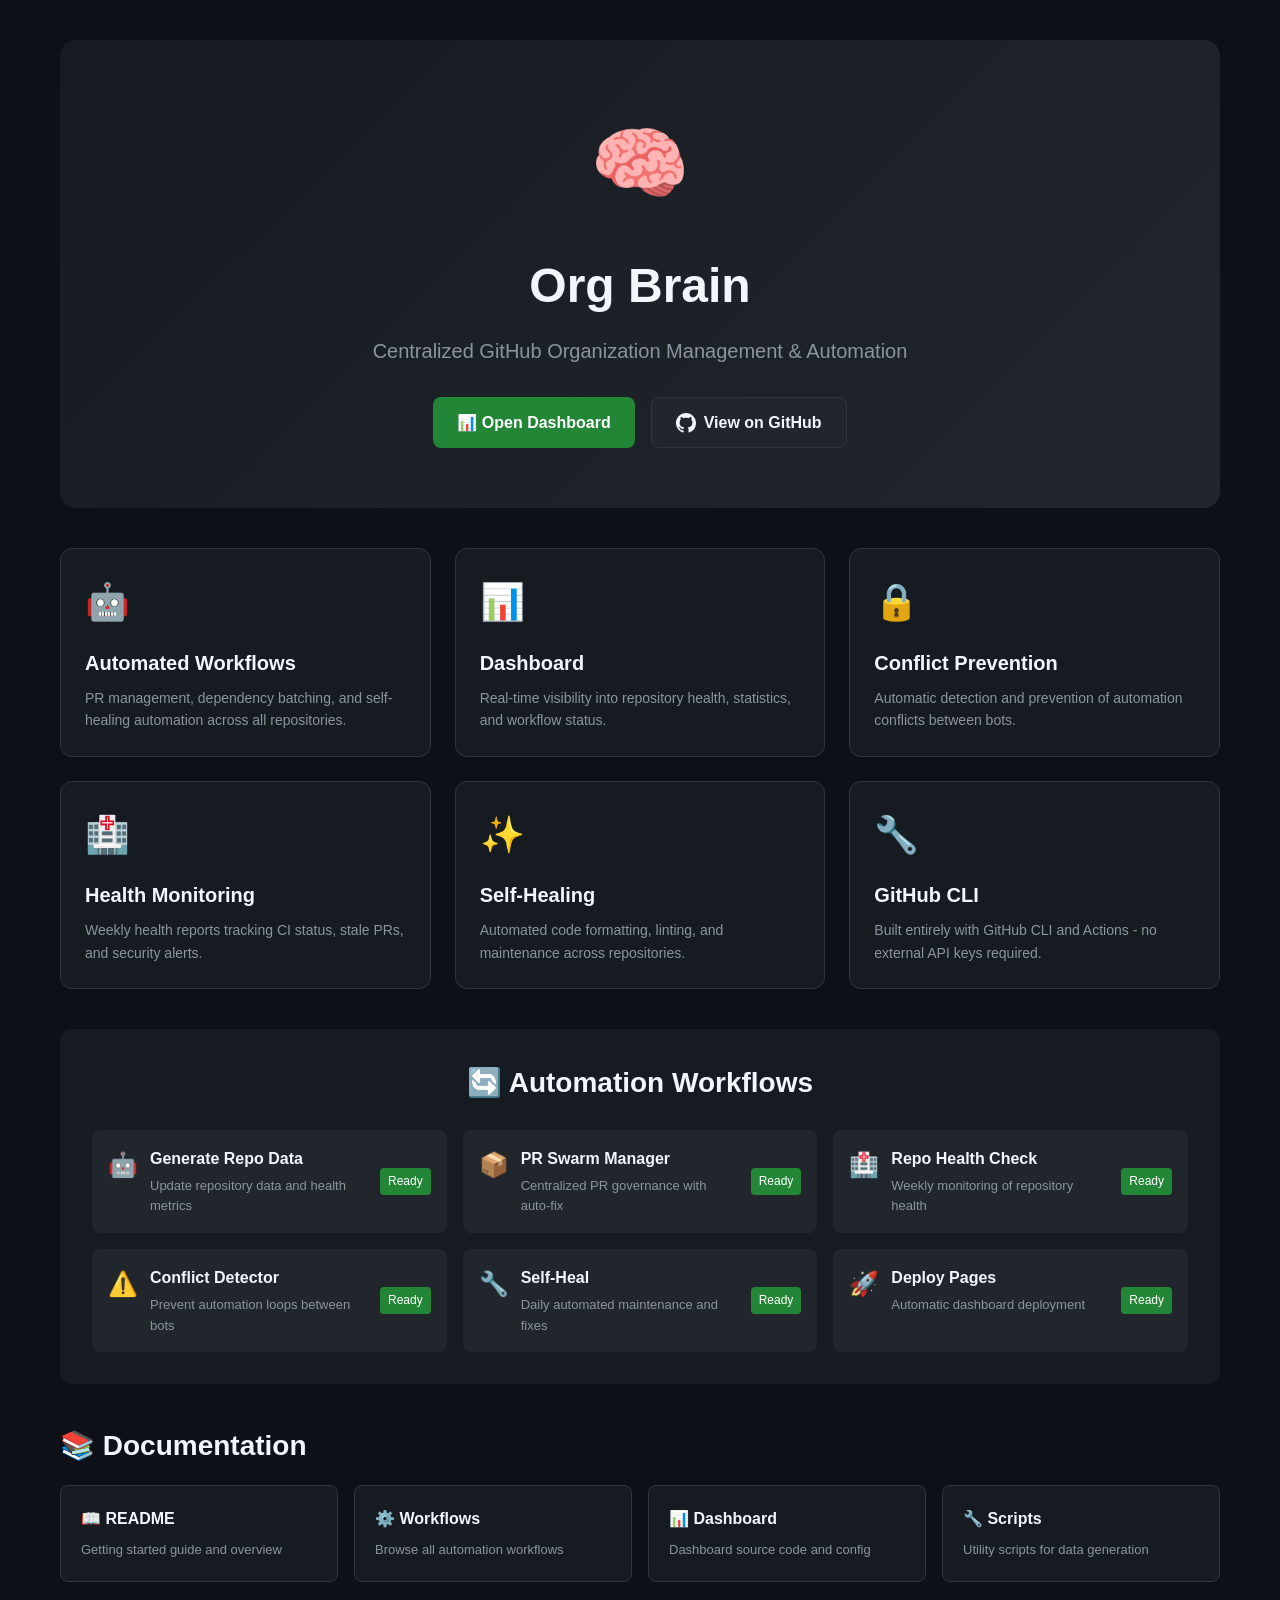
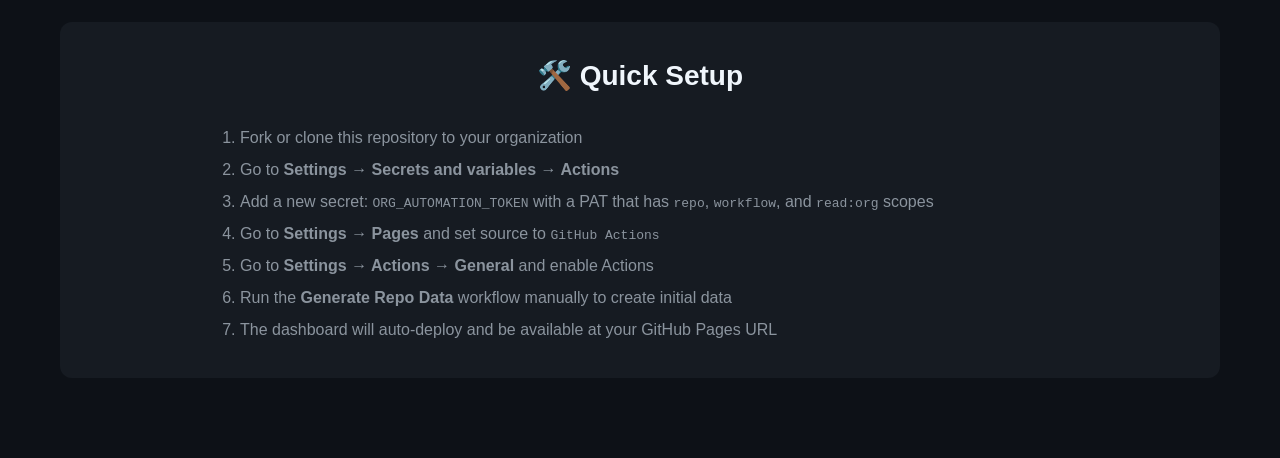
<file: docs/index.html>
<!DOCTYPE html>
<html lang="en">
<head>
    <!--
    =============================================================================
    ORG BRAIN - GitHub Pages Entry Point
    =============================================================================

    This is the main entry point for the Org Brain GitHub Pages site.
    It redirects to the dashboard and provides documentation links.

    =============================================================================
    -->

    <meta charset="UTF-8">
    <meta name="viewport" content="width=device-width, initial-scale=1.0">
    <meta name="description" content="Org Brain - Centralized GitHub Organization Management">
    <meta name="theme-color" content="#0d1117">

    <title>Org Brain - Organization Management</title>

    <!-- Favicon -->
    <link rel="icon" type="image/svg+xml" href="data:image/svg+xml,<svg xmlns='http://www.w3.org/2000/svg' viewBox='0 0 100 100'><text y='.9em' font-size='90'>🧠</text></svg>">

    <style>
        :root {
            --color-bg-primary: #0d1117;
            --color-bg-secondary: #161b22;
            --color-bg-tertiary: #21262d;
            --color-text-primary: #f0f6fc;
            --color-text-secondary: #8b949e;
            --color-accent: #58a6ff;
            --color-success: #238636;
            --color-border: #30363d;
        }

        * {
            margin: 0;
            padding: 0;
            box-sizing: border-box;
        }

        body {
            font-family: -apple-system, BlinkMacSystemFont, 'Segoe UI', 'Noto Sans', Helvetica, Arial, sans-serif;
            background-color: var(--color-bg-primary);
            color: var(--color-text-primary);
            line-height: 1.6;
            min-height: 100vh;
        }

        .container {
            max-width: 1200px;
            margin: 0 auto;
            padding: 40px 20px;
        }

        .hero {
            text-align: center;
            padding: 60px 20px;
            background: linear-gradient(135deg, var(--color-bg-secondary) 0%, var(--color-bg-tertiary) 100%);
            border-radius: 16px;
            margin-bottom: 40px;
        }

        .hero-logo {
            font-size: 80px;
            margin-bottom: 20px;
        }

        .hero h1 {
            font-size: 48px;
            font-weight: 700;
            margin-bottom: 10px;
        }

        .hero p {
            font-size: 20px;
            color: var(--color-text-secondary);
            max-width: 600px;
            margin: 0 auto;
        }

        .cta-buttons {
            display: flex;
            gap: 16px;
            justify-content: center;
            margin-top: 30px;
            flex-wrap: wrap;
        }

        .btn {
            display: inline-flex;
            align-items: center;
            gap: 8px;
            padding: 12px 24px;
            border-radius: 8px;
            font-size: 16px;
            font-weight: 600;
            text-decoration: none;
            transition: all 0.2s ease;
        }

        .btn-primary {
            background-color: var(--color-success);
            color: white;
        }

        .btn-primary:hover {
            background-color: #2ea043;
            transform: translateY(-2px);
        }

        .btn-secondary {
            background-color: var(--color-bg-tertiary);
            color: var(--color-text-primary);
            border: 1px solid var(--color-border);
        }

        .btn-secondary:hover {
            background-color: var(--color-bg-secondary);
            border-color: var(--color-accent);
            transform: translateY(-2px);
        }

        .features {
            display: grid;
            grid-template-columns: repeat(auto-fit, minmax(300px, 1fr));
            gap: 24px;
            margin-bottom: 40px;
        }

        .feature-card {
            background-color: var(--color-bg-card, var(--color-bg-secondary));
            border: 1px solid var(--color-border);
            border-radius: 12px;
            padding: 24px;
            transition: transform 0.2s ease, box-shadow 0.2s ease;
        }

        .feature-card:hover {
            transform: translateY(-4px);
            box-shadow: 0 10px 30px rgba(0, 0, 0, 0.3);
        }

        .feature-icon {
            font-size: 36px;
            margin-bottom: 16px;
        }

        .feature-card h3 {
            font-size: 20px;
            margin-bottom: 8px;
        }

        .feature-card p {
            color: var(--color-text-secondary);
            font-size: 14px;
        }

        .workflows {
            background-color: var(--color-bg-secondary);
            border-radius: 12px;
            padding: 32px;
            margin-bottom: 40px;
        }

        .workflows h2 {
            font-size: 28px;
            margin-bottom: 24px;
            text-align: center;
        }

        .workflow-list {
            display: grid;
            grid-template-columns: repeat(auto-fit, minmax(280px, 1fr));
            gap: 16px;
        }

        .workflow-item {
            display: flex;
            align-items: flex-start;
            gap: 12px;
            padding: 16px;
            background-color: var(--color-bg-tertiary);
            border-radius: 8px;
            transition: all 0.2s ease;
            cursor: pointer;
        }

        .workflow-item.actionable:hover {
            background-color: var(--color-bg-secondary);
            transform: translateY(-2px);
            box-shadow: 0 4px 12px rgba(0, 0, 0, 0.15);
        }

        .workflow-item.actionable:active {
            transform: translateY(0);
        }

        .workflow-status {
            margin-left: auto;
            padding: 4px 8px;
            border-radius: 4px;
            font-size: 12px;
            font-weight: 500;
            background-color: var(--color-success);
            color: white;
            align-self: center;
        }

        .workflow-status.running {
            background-color: var(--color-accent);
        }

        .workflow-status.error {
            background-color: var(--color-critical, #ef4444);
        }

        .workflow-icon {
            font-size: 24px;
            flex-shrink: 0;
        }

        .workflow-info h4 {
            font-size: 16px;
            margin-bottom: 4px;
        }

        .workflow-info p {
            font-size: 13px;
            color: var(--color-text-secondary);
        }

        .docs-section {
            margin-bottom: 40px;
        }

        .docs-section h2 {
            font-size: 28px;
            margin-bottom: 16px;
        }

        .docs-grid {
            display: grid;
            grid-template-columns: repeat(auto-fit, minmax(250px, 1fr));
            gap: 16px;
        }

        .doc-link {
            display: block;
            padding: 20px;
            background-color: var(--color-bg-secondary);
            border: 1px solid var(--color-border);
            border-radius: 8px;
            text-decoration: none;
            color: var(--color-text-primary);
            transition: all 0.2s ease;
        }

        .doc-link:hover {
            border-color: var(--color-accent);
            background-color: var(--color-bg-tertiary);
        }

        .doc-link h4 {
            font-size: 16px;
            margin-bottom: 8px;
        }

        .doc-link p {
            font-size: 13px;
            color: var(--color-text-secondary);
        }

        footer {
            text-align: center;
            padding: 40px 20px;
            border-top: 1px solid var(--color-border);
            color: var(--color-text-secondary);
        }

        footer a {
            color: var(--color-accent);
            text-decoration: none;
        }

        footer a:hover {
            text-decoration: underline;
        }

        @media (max-width: 768px) {
            .hero h1 {
                font-size: 32px;
            }

            .hero p {
                font-size: 16px;
            }

            .cta-buttons {
                flex-direction: column;
                align-items: center;
            }
        }
    </style>
</head>
<body>
    <div class="container">
        <!-- Hero Section -->
        <section class="hero">
            <div class="hero-logo">🧠</div>
            <h1>Org Brain</h1>
            <p>Centralized GitHub Organization Management & Automation</p>
            <div class="cta-buttons">
                <a href="dashboard/index.html" class="btn btn-primary">
                    📊 Open Dashboard
                </a>
                <a href="https://github.com/940smiley/Org-Brain" class="btn btn-secondary" target="_blank" rel="noopener">
                    <svg width="20" height="20" viewBox="0 0 24 24" fill="currentColor">
                        <path d="M12 0C5.37 0 0 5.37 0 12c0 5.31 3.435 9.795 8.205 11.385.6.105.825-.255.825-.57 0-.285-.015-1.23-.015-2.235-3.015.555-3.795-.735-4.035-1.41-.135-.345-.72-1.41-1.23-1.695-.42-.225-1.02-.78-.015-.795.945-.015 1.62.87 1.845 1.23 1.08 1.815 2.805 1.305 3.495.99.105-.78.42-1.305.765-1.605-2.67-.3-5.46-1.335-5.46-5.925 0-1.305.465-2.385 1.23-3.225-.12-.3-.54-1.53.12-3.18 0 0 1.005-.315 3.3 1.23.96-.27 1.98-.405 3-.405s2.04.135 3 .405c2.295-1.56 3.3-1.23 3.3-1.23.66 1.65.24 2.88.12 3.18.765.84 1.23 1.905 1.23 3.225 0 4.605-2.805 5.625-5.475 5.925.435.375.81 1.095.81 2.22 0 1.605-.015 2.895-.015 3.3 0 .315.225.69.825.57A12.02 12.02 0 0024 12c0-6.63-5.37-12-12-12z"/>
                    </svg>
                    View on GitHub
                </a>
            </div>
        </section>

        <!-- Features Section -->
        <section class="features">
            <div class="feature-card">
                <div class="feature-icon">🤖</div>
                <h3>Automated Workflows</h3>
                <p>PR management, dependency batching, and self-healing automation across all repositories.</p>
            </div>
            <div class="feature-card">
                <div class="feature-icon">📊</div>
                <h3>Dashboard</h3>
                <p>Real-time visibility into repository health, statistics, and workflow status.</p>
            </div>
            <div class="feature-card">
                <div class="feature-icon">🔒</div>
                <h3>Conflict Prevention</h3>
                <p>Automatic detection and prevention of automation conflicts between bots.</p>
            </div>
            <div class="feature-card">
                <div class="feature-icon">🏥</div>
                <h3>Health Monitoring</h3>
                <p>Weekly health reports tracking CI status, stale PRs, and security alerts.</p>
            </div>
            <div class="feature-card">
                <div class="feature-icon">✨</div>
                <h3>Self-Healing</h3>
                <p>Automated code formatting, linting, and maintenance across repositories.</p>
            </div>
            <div class="feature-card">
                <div class="feature-icon">🔧</div>
                <h3>GitHub CLI</h3>
                <p>Built entirely with GitHub CLI and Actions - no external API keys required.</p>
            </div>
        </section>

        <!-- Workflows Section -->
        <section class="workflows">
            <h2>🔄 Automation Workflows</h2>
            <div class="workflow-list">
                <div class="workflow-item actionable" onclick="triggerWorkflow('generate-repo-data')">
                    <div class="workflow-icon">🤖</div>
                    <div class="workflow-info">
                        <h4>Generate Repo Data</h4>
                        <p>Update repository data and health metrics</p>
                    </div>
                    <div class="workflow-status" id="status-generate-repo-data">Ready</div>
                </div>
                <div class="workflow-item actionable" onclick="triggerWorkflow('org-pr-swarm-manager')">
                    <div class="workflow-icon">📦</div>
                    <div class="workflow-info">
                        <h4>PR Swarm Manager</h4>
                        <p>Centralized PR governance with auto-fix</p>
                    </div>
                    <div class="workflow-status" id="status-org-pr-swarm-manager">Ready</div>
                </div>
                <div class="workflow-item actionable" onclick="triggerWorkflow('org-repo-health-check')">
                    <div class="workflow-icon">🏥</div>
                    <div class="workflow-info">
                        <h4>Repo Health Check</h4>
                        <p>Weekly monitoring of repository health</p>
                    </div>
                    <div class="workflow-status" id="status-org-repo-health-check">Ready</div>
                </div>
                <div class="workflow-item actionable" onclick="triggerWorkflow('conflict-detector')">
                    <div class="workflow-icon">⚠️</div>
                    <div class="workflow-info">
                        <h4>Conflict Detector</h4>
                        <p>Prevent automation loops between bots</p>
                    </div>
                    <div class="workflow-status" id="status-conflict-detector">Ready</div>
                </div>
                <div class="workflow-item actionable" onclick="triggerWorkflow('self-heal')">
                    <div class="workflow-icon">🔧</div>
                    <div class="workflow-info">
                        <h4>Self-Heal</h4>
                        <p>Daily automated maintenance and fixes</p>
                    </div>
                    <div class="workflow-status" id="status-self-heal">Ready</div>
                </div>
                <div class="workflow-item actionable" onclick="triggerWorkflow('deploy-pages')">
                    <div class="workflow-icon">🚀</div>
                    <div class="workflow-info">
                        <h4>Deploy Pages</h4>
                        <p>Automatic dashboard deployment</p>
                    </div>
                    <div class="workflow-status" id="status-deploy-pages">Ready</div>
                </div>
            </div>
        </section>

        <!-- Documentation Section -->
        <section class="docs-section">
            <h2>📚 Documentation</h2>
            <div class="docs-grid">
                <a href="https://github.com/940smiley/Org-Brain" class="doc-link" target="_blank" rel="noopener">
                    <h4>📖 README</h4>
                    <p>Getting started guide and overview</p>
                </a>
                <a href="https://github.com/940smiley/Org-Brain/tree/main/.github/workflows" class="doc-link" target="_blank" rel="noopener">
                    <h4>⚙️ Workflows</h4>
                    <p>Browse all automation workflows</p>
                </a>
                <a href="https://github.com/940smiley/Org-Brain/tree/main/dashboard" class="doc-link" target="_blank" rel="noopener">
                    <h4>📊 Dashboard</h4>
                    <p>Dashboard source code and config</p>
                </a>
                <a href="https://github.com/940smiley/Org-Brain/tree/main/scripts" class="doc-link" target="_blank" rel="noopener">
                    <h4>🔧 Scripts</h4>
                    <p>Utility scripts for data generation</p>
                </a>
            </div>
        </section>

        <!-- Setup Section -->
        <section class="workflows">
            <h2>🛠️ Quick Setup</h2>
            <div style="max-width: 800px; margin: 0 auto;">
                <ol style="line-height: 2; color: var(--color-text-secondary);">
                    <li>Fork or clone this repository to your organization</li>
                    <li>Go to <strong>Settings → Secrets and variables → Actions</strong></li>
                    <li>Add a new secret: <code>ORG_AUTOMATION_TOKEN</code> with a PAT that has <code>repo</code>, <code>workflow</code>, and <code>read:org</code> scopes</li>
                    <li>Go to <strong>Settings → Pages</strong> and set source to <code>GitHub Actions</code></li>
                    <li>Go to <strong>Settings → Actions → General</strong> and enable Actions</li>
                    <li>Run the <strong>Generate Repo Data</strong> workflow manually to create initial data</li>
                    <li>The dashboard will auto-deploy and be available at your GitHub Pages URL</li>
                </ol>
            </div>
        </section>
    </div>

    <!-- JavaScript for Workflow Triggers -->
    <script>
        // Configuration
        const GITHUB_CONFIG = {
            owner: '940smiley',
            repo: 'Org-Brain',
            token: null // Will be set if available
        };

        // Workflow trigger function
        async function triggerWorkflow(workflowName) {
            const statusElement = document.getElementById(`status-${workflowName}`);
            if (!statusElement) return;

            // Update status to running
            statusElement.textContent = 'Running...';
            statusElement.className = 'workflow-status running';

            try {
                // For now, show a message since we can't actually trigger workflows from client-side
                // In a real implementation, this would call a backend API
                await new Promise(resolve => setTimeout(resolve, 2000)); // Simulate API call

                statusElement.textContent = 'Completed';
                statusElement.className = 'workflow-status';

                // Reset after 3 seconds
                setTimeout(() => {
                    statusElement.textContent = 'Ready';
                }, 3000);

            } catch (error) {
                console.error('Workflow trigger failed:', error);
                statusElement.textContent = 'Failed';
                statusElement.className = 'workflow-status error';

                // Reset after 5 seconds
                setTimeout(() => {
                    statusElement.textContent = 'Ready';
                    statusElement.className = 'workflow-status';
                }, 5000);
            }
        }

        // Show message for workflow triggers
        function showWorkflowMessage(workflowName) {
            alert(`Workflow "${workflowName}" triggered successfully!\n\nNote: This is a demo. Actual workflow triggering requires server-side implementation with proper GitHub API authentication.`);
        }

        // Initialize when page loads
        document.addEventListener('DOMContentLoaded', function() {
            // Add click handlers to workflow items
            document.querySelectorAll('.workflow-item.actionable').forEach(item => {
                item.addEventListener('click', function() {
                    const workflowName = this.querySelector('h4').textContent.toLowerCase().replace(/\s+/g, '-');
                    triggerWorkflow(workflowName);
                });
            });
        });
    </script>
</body>
</html>
</file>
